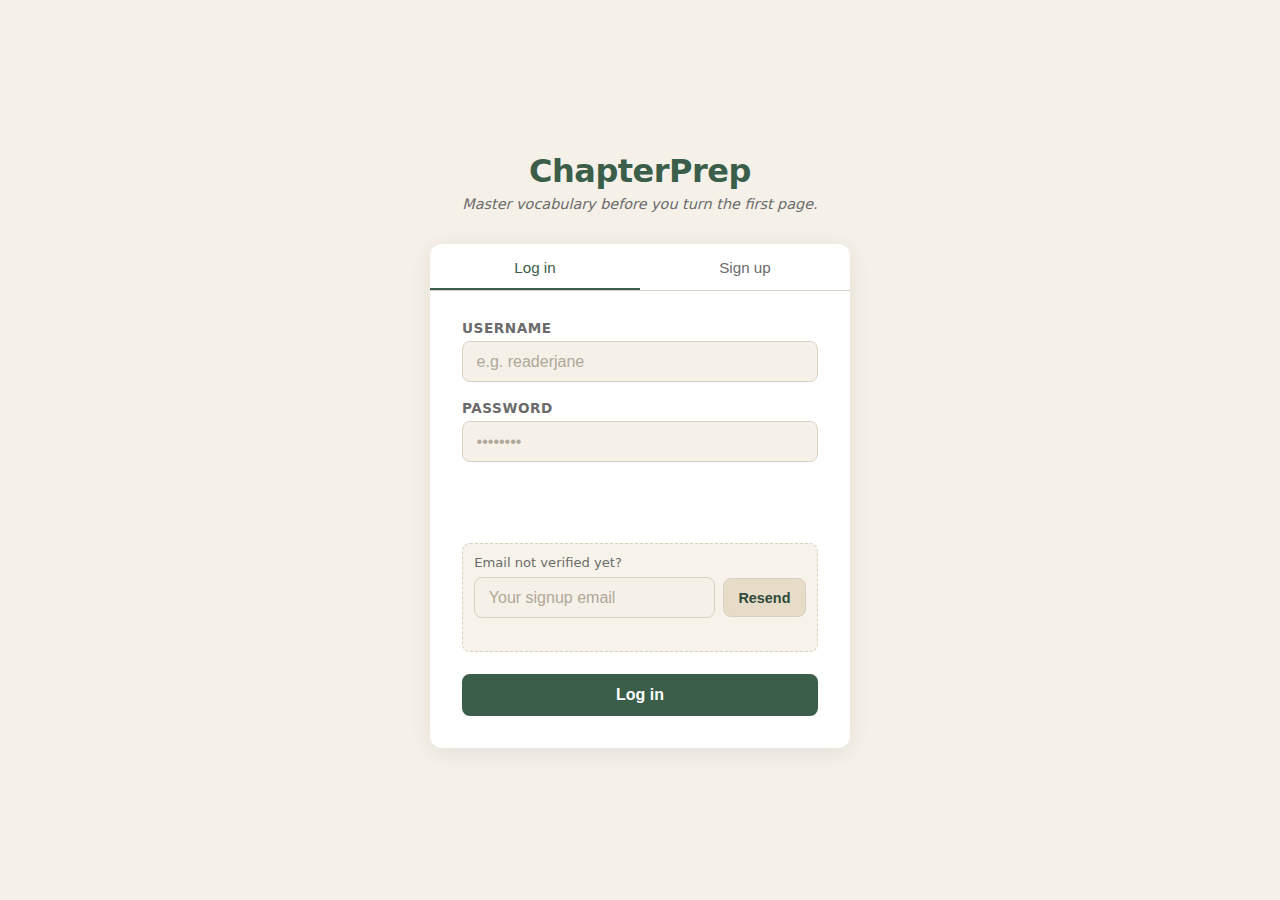
<file: index.html>
<!DOCTYPE html>
<html lang="en">
  <head>
    <meta charset="UTF-8" />
    <meta name="viewport" content="width=device-width, initial-scale=1.0" />
    <title>ChapterPrep</title>
    <link rel="stylesheet" href="style.css" />
  </head>
  <body>
    <div class="container">
      <header class="brand">
        <h1 class="brand__title">ChapterPrep</h1>
        <p class="brand__tagline">Master vocabulary before you turn the first page.</p>
      </header>

      <div class="card">
        <!-- Onglets -->
        <div class="tabs">
          <button class="tab tab--active" data-tab="login">Log in</button>
          <button class="tab" data-tab="register">Sign up</button>
        </div>

        <!-- Login form -->
        <form id="login-form" class="form form--active" novalidate>
          <div class="form__group">
            <label for="login-username" class="form__label">Username</label>
            <input
              type="text"
              id="login-username"
              class="form__input"
              placeholder="e.g. readerjane"
              autocomplete="username"
              required
            />
          </div>
          <div class="form__group">
            <label for="login-password" class="form__label">Password</label>
            <input
              type="password"
              id="login-password"
              class="form__input"
              placeholder="••••••••"
              autocomplete="current-password"
              required
            />
          </div>
          <p class="form__error" id="login-error" aria-live="polite"></p>
          <p class="form__success" id="login-success" aria-live="polite"></p>
          <div class="resend-box">
            <p class="resend-box__label">Email not verified yet?</p>
            <div class="resend-box__row">
              <input
                type="email"
                id="resend-email"
                class="form__input resend-box__input"
                placeholder="Your signup email"
                autocomplete="email"
              />
              <button type="button" class="btn btn--secondary" id="resend-btn">Resend</button>
            </div>
            <p class="resend-box__message" id="resend-message" aria-live="polite"></p>
          </div>
          <button type="submit" class="btn btn--primary" id="login-btn">
            Log in
          </button>
        </form>

        <!-- Signup form -->
        <form id="register-form" class="form" novalidate>
          <div class="form__group">
            <label for="reg-username" class="form__label">Username</label>
            <input
              type="text"
              id="reg-username"
              class="form__input"
              placeholder="e.g. readerjane"
              autocomplete="username"
              required
            />
          </div>
          <div class="form__group">
            <label for="reg-email" class="form__label">Email</label>
            <input
              type="email"
              id="reg-email"
              class="form__input"
              placeholder="e.g. jane@mail.com"
              autocomplete="email"
              required
            />
          </div>
          <div class="form__group">
            <label for="reg-password" class="form__label">Password</label>
            <input
              type="password"
              id="reg-password"
              class="form__input"
              placeholder="At least 8 characters"
              autocomplete="new-password"
              required
            />
          </div>
          <div class="form__group">
            <label for="reg-password-confirm" class="form__label">Confirm password</label>
            <input
              type="password"
              id="reg-password-confirm"
              class="form__input"
              placeholder="••••••••"
              autocomplete="new-password"
              required
            />
          </div>
          <p class="form__error" id="register-error" aria-live="polite"></p>
          <button type="submit" class="btn btn--primary" id="register-btn">
            Create account
          </button>
        </form>
      </div>
    </div>

    <script src="app.js"></script>
  </body>
</html>
</file>
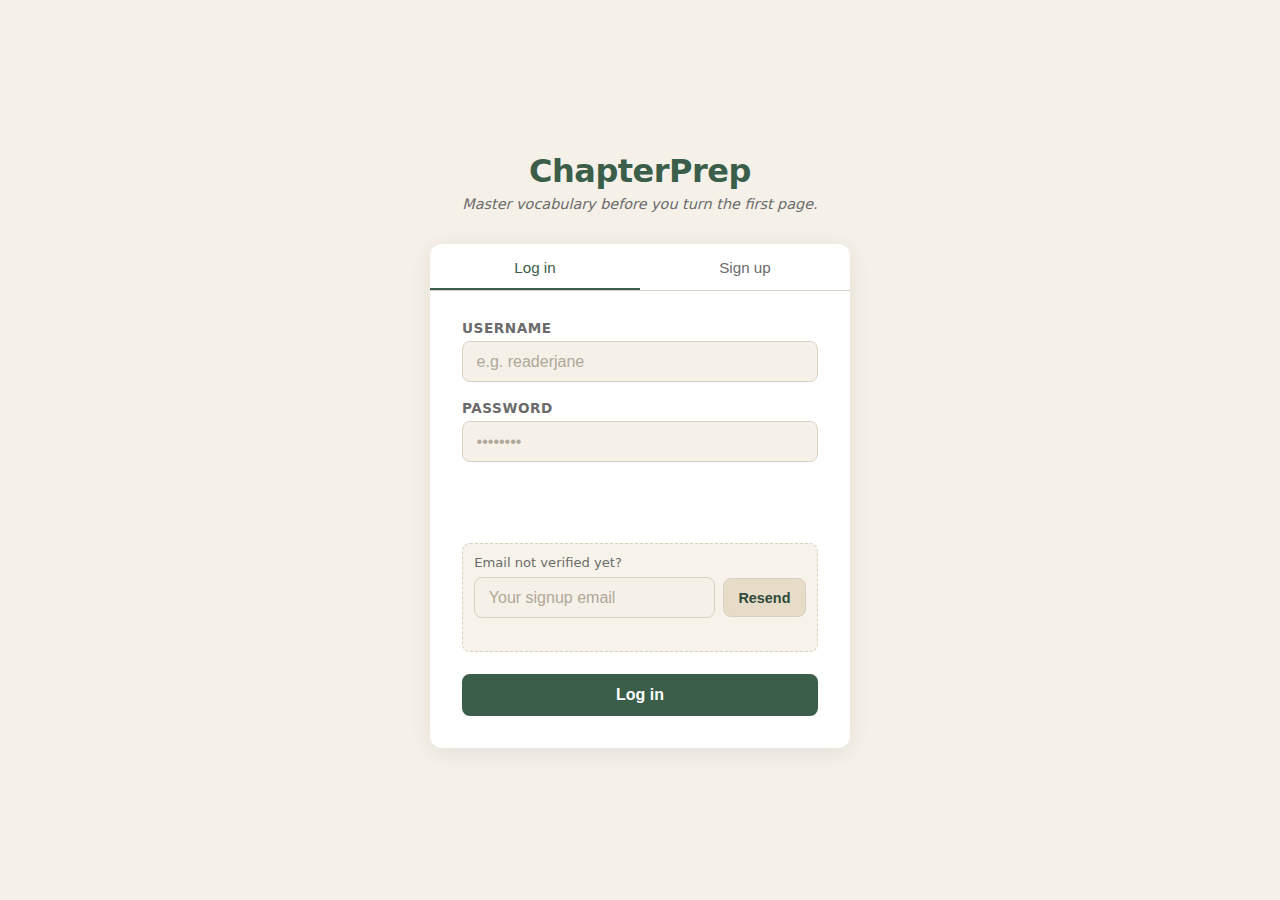
<file: app.html>
<!DOCTYPE html>
<html lang="fr">
  <head>
    <meta charset="UTF-8" />
    <meta name="viewport" content="width=device-width, initial-scale=1.0" />
    <title>ChapterPrep — Dashboard</title>
    <link rel="stylesheet" href="style.css" />
    <link rel="stylesheet" href="dashboard.css" />
  </head>
  <body class="dashboard-body">

    <!-- ── Navbar ─────────────────────────────────── -->
    <header class="navbar">
      <a href="app.html" class="navbar__brand">ChapterPrep</a>
      <div class="navbar__user">
        <span class="navbar__username" id="nav-username"></span>
        <button class="btn btn--outline" id="logout-btn">Déconnexion</button>
      </div>
    </header>

    <!-- ── Contenu principal ──────────────────────── -->
    <main class="dashboard">

      <!-- Bandeau de bienvenue -->
      <section class="welcome">
        <div>
          <h2 class="welcome__title">Bonjour, <span id="welcome-username"></span> 👋</h2>
          <p class="welcome__sub">Choisis un livre pour réviser son vocabulaire, ou ajoutes-en un nouveau.</p>
        </div>
        <div style="display: flex; gap: 1rem;">
          <button class="btn btn--outline" id="import-book-btn">Importer un livre</button>
          <button class="btn btn--primary" id="add-book-btn">+ Ajouter un livre</button>
        </div>
      </section>

      <!-- Grille de livres -->
      <section class="books">
        <h3 class="books__title">Mes livres</h3>
        <p class="section-error" id="books-error" aria-live="polite" hidden></p>

        <!-- État vide — masqué quand des livres existent -->
        <div class="empty-state" id="empty-state">
          <div class="empty-state__icon">📚</div>
          <p class="empty-state__text">Tu n'as encore aucun livre.<br />Ajoute-en un pour commencer.</p>
          <button class="btn btn--primary" id="add-book-empty-btn">+ Ajouter mon premier livre</button>
        </div>

        <!-- Grille — affichée quand des livres existent -->
        <ul class="book-grid" id="book-grid" hidden></ul>
      </section>
    </main>

    <!-- ── Modal : Ajouter un livre ───────────────── -->
    <div class="modal-overlay" id="modal-overlay" hidden>
      <div class="modal" role="dialog" aria-modal="true" aria-labelledby="modal-title">
        <div class="modal__header">
          <h3 class="modal__title" id="modal-title">Nouveau livre</h3>
          <button class="modal__close" id="modal-close" aria-label="Fermer">&times;</button>
        </div>
        <form id="add-book-form" class="modal__form" novalidate>
          <div class="form__group">
            <label for="book-title" class="form__label">Titre</label>
            <input type="text" id="book-title" class="form__input" placeholder="ex: L'Étranger" required />
          </div>
          <div class="form__group">
            <label for="book-author" class="form__label">Auteur</label>
            <input type="text" id="book-author" class="form__input" placeholder="ex: Albert Camus" />
          </div>
          <div class="form__group">
            <label for="book-language" class="form__label">Langue du livre</label>
            <select id="book-language" class="form__input">
              <option value="fr">Français</option>
              <option value="en">Anglais</option>
              <option value="es">Espagnol</option>
              <option value="de">Allemand</option>
              <option value="it">Italien</option>
            </select>
          </div>
          <p class="form__error" id="add-book-error" aria-live="polite"></p>
          <div class="modal__actions">
            <button type="button" class="btn btn--ghost" id="modal-cancel-btn">Annuler</button>
            <button type="submit" class="btn btn--primary" id="add-book-submit-btn">Créer</button>
          </div>
        </form>
      </div>
    </div>

    <!-- ── Modal : Importer un livre (PDF) ────────── -->
    <div class="modal-overlay" id="modal-import-overlay" hidden>
      <div class="modal" role="dialog" aria-modal="true" aria-labelledby="modal-import-title">
        <div class="modal__header">
          <h3 class="modal__title" id="modal-import-title">Importer un livre (PDF)</h3>
          <button class="modal__close" id="modal-import-close" aria-label="Fermer">&times;</button>
        </div>
        <form id="import-book-form" class="modal__form" novalidate>
          <div class="form__group">
            <label for="import-title" class="form__label">Titre</label>
            <input type="text" id="import-title" class="form__input" placeholder="ex: L'Étranger" required />
          </div>
          <div class="form__group">
            <label for="import-author" class="form__label">Auteur</label>
            <input type="text" id="import-author" class="form__input" placeholder="ex: Albert Camus" />
          </div>
          <div class="form__group" style="display: flex; gap: 1rem;">
            <div style="flex: 1;">
              <label for="import-language" class="form__label">Langue du livre</label>
              <select id="import-language" class="form__input">
                <option value="fr">Français</option>
                <option value="en">Anglais</option>
                <option value="es">Espagnol</option>
                <option value="de">Allemand</option>
                <option value="it">Italien</option>
              </select>
            </div>
            <div style="flex: 1;">
              <label for="import-words-slider" class="form__label">Mots / chapitre : <span id="import-words-val">500</span></label>
                <input type="range" id="import-words-slider" min="250" max="1200" step="50" value="500" class="import-words-slider" />
            </div>
          </div>
          
          <div class="form__group">
            <label class="form__label">Fichier PDF</label>
            <div id="pdf-dropzone" class="dropzone">
              <span class="dropzone__icon">📄</span>
              <p class="dropzone__text">Glissez-déposez le PDF ici<br>ou cliquez pour choisir</p>
              <button type="button" class="btn btn--outline" id="dropzone-btn">Choisir un fichier</button>
            </div>
            <input type="file" id="pdf-file-input" accept=".pdf" hidden />
          </div>
          
          <div id="import-preview-box" class="import-preview" hidden>
            <p>Découpage terminé ! Le livre a été divisé en <strong id="import-chapter-count">0</strong> chapitres.</p>
          </div>
          
          <p class="form__error" id="import-error" aria-live="polite"></p>
          
          <div class="modal__actions">
            <button type="button" class="btn btn--ghost" id="modal-import-cancel-btn">Annuler</button>
            <button type="submit" class="btn btn--primary" id="import-submit-btn" hidden>Sauvegarder</button>
          </div>
        </form>
      </div>
    </div>

    <script src="dashboard.js"></script>
  </body>
</html>
</file>
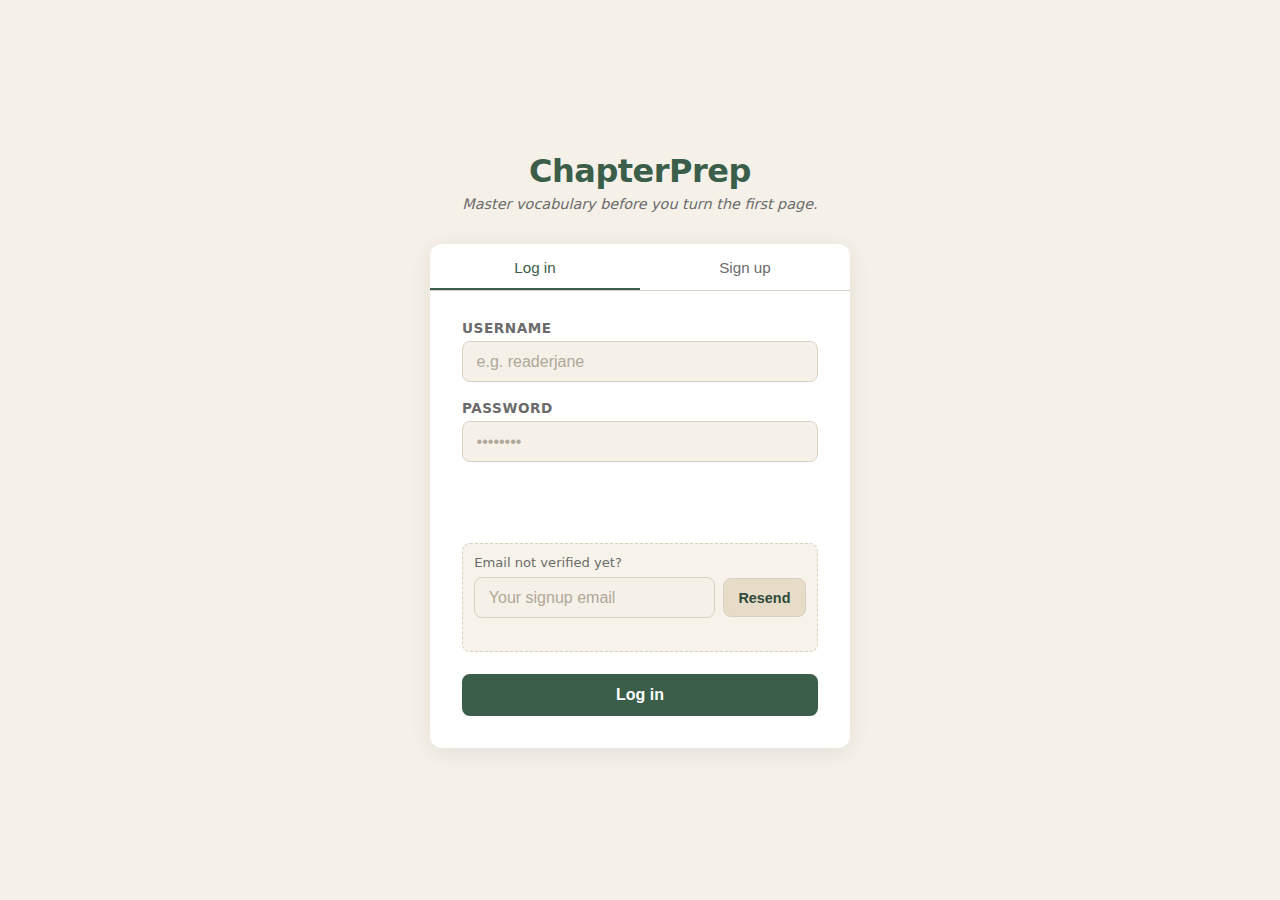
<file: book.html>
<!DOCTYPE html>
<html lang="fr">
  <head>
    <meta charset="UTF-8" />
    <meta name="viewport" content="width=device-width, initial-scale=1.0" />
    <title>ChapterPrep — Chapitres</title>
    <link rel="stylesheet" href="style.css" />
    <link rel="stylesheet" href="dashboard.css" />
    <link rel="stylesheet" href="book.css" />
  </head>
  <body class="dashboard-body">

    <!-- ── Navbar ───────────────────────────────── -->
    <header class="navbar">
      <div class="navbar__left">
        <a href="app.html" class="navbar__back" aria-label="Retour au dashboard">&#8592;</a>
        <span class="navbar__brand">ChapterPrep</span>
      </div>
      <div class="navbar__user">
        <span class="navbar__username" id="nav-username"></span>
        <button class="btn btn--outline" id="logout-btn">Déconnexion</button>
      </div>
    </header>

    <!-- ── Contenu principal ─────────────────────── -->
    <main class="dashboard">

      <!-- En-tête du livre -->
      <section class="book-header">
        <div class="book-header__info">
          <p class="book-header__label">Livre</p>
          <h2 class="book-header__title" id="book-title">…</h2>
          <p class="book-header__author" id="book-author"></p>
        </div>
        <button class="btn btn--primary" id="add-chapter-btn">+ Ajouter un chapitre</button>
      </section>

      <!-- Liste des chapitres -->
      <section class="chapters">
        <h3 class="books__title">Chapitres</h3>

        <!-- État vide -->
        <div class="empty-state" id="empty-state">
          <div class="empty-state__icon">📄</div>
          <p class="empty-state__text">Aucun chapitre pour l'instant.<br />Colle le texte d'un chapitre pour commencer.</p>
          <button class="btn btn--primary" id="add-chapter-empty-btn">+ Ajouter le premier chapitre</button>
        </div>

        <!-- Liste -->
        <ul class="chapter-list" id="chapter-list" hidden></ul>
      </section>
    </main>

    <!-- ── Modale : Ajouter un chapitre ─────────── -->
    <div class="modal-overlay" id="modal-overlay" hidden>
      <div class="modal modal--wide" role="dialog" aria-modal="true" aria-labelledby="modal-title">
        <div class="modal__header">
          <h3 class="modal__title" id="modal-title">Nouveau chapitre</h3>
          <button class="modal__close" id="modal-close" aria-label="Fermer">&times;</button>
        </div>
        <form id="add-chapter-form" class="modal__form" novalidate>
          <div class="form__group">
            <label for="chapter-number" class="form__label">Numéro du chapitre</label>
            <input type="number" id="chapter-number" class="form__input" min="1" placeholder="ex : 3" required />
          </div>

          <div class="form__group">

            <label for="chapter-level" class="form__label">Ton niveau</label>
            <select id="chapter-level" class="form__input">
              <option value="A1">A1 — Débutant</option>
              <option value="A2">A2 — Élémentaire</option>
              <option value="B1">B1 — Intermédiaire</option>
              <option value="B2" selected>B2 — Intermédiaire avancé</option>
              <option value="C1">C1 — Avancé</option>
              <option value="C2">C2 — Maîtrise</option>
            </select>
          </div>

          <div class="form__group">
            <label for="translation-mode" class="form__label">Mode d’apprentissage</label>
            <select id="translation-mode" class="form__input">
              <option value="translation">Traduction en français</option>
              <option value="definition">Définition dans la langue cible</option>
            </select>
          </div>

          <div class="form__group">
            <label for="chapter-content" class="form__label">Texte du chapitre</label>
            <textarea
              id="chapter-content"
              class="form__input form__textarea"
              placeholder="Colle ici le texte du chapitre…"
              rows="10"
              required
            ></textarea>
          </div>

          <!-- Statistiques live -->
          <div class="word-stats" id="word-stats" hidden>
            <div class="word-stats__count">
              <span class="word-stats__value" id="word-count">0</span>
              <span class="word-stats__label">mots détectés</span>
            </div>
            <div class="word-stats__divider"></div>
            <div class="word-stats__recommendation">
              <span class="word-stats__label">Mots à extraire recommandés&nbsp;:</span>
              <strong class="word-stats__rec-value" id="rec-value">5</strong>
            </div>
          </div>

          <!-- Contrôle manuel du nombre de mots à extraire -->
          <div class="form__group" id="extract-group" hidden>
            <div class="extract-label-row">
              <label for="words-to-extract" class="form__label">Mots à extraire par le LLM</label>
              <span class="extract-current" id="extract-current">5</span>
            </div>
            <input
              type="range"
              id="words-to-extract"
              class="form__range"
              min="3"
              max="60"
              value="5"
            />
            <p class="form__hint">5 mots pour 100 mots de texte est une bonne base. Ajuste selon la densité du vocabulaire.</p>
          </div>

          <p class="form__error" id="add-chapter-error" aria-live="polite"></p>
          <div class="modal__actions" id="modal-actions">
            <button type="button" class="btn btn--ghost" id="modal-cancel-btn">Annuler</button>
            <button type="submit" class="btn btn--primary" id="add-chapter-submit-btn">Enregistrer</button>
          </div>
        </form>

        <!-- ── Vue sélection des mots ──────────────── -->
        <div id="word-selection-view" hidden>
          <p class="word-selection-hint" id="word-selection-hint"></p>
          <ul class="word-selection-list" id="word-list"></ul>
          <p class="form__error" id="word-selection-error" aria-live="polite"></p>
          <div class="modal__actions">
            <button type="button" class="btn btn--ghost" id="back-to-form-btn">← Retour</button>
            <button type="button" class="btn btn--primary" id="confirm-selection-btn">Confirmer la sélection</button>
          </div>
        </div>
      </div>
    </div>

    <script src="book.js"></script>
  </body>
</html>
</file>
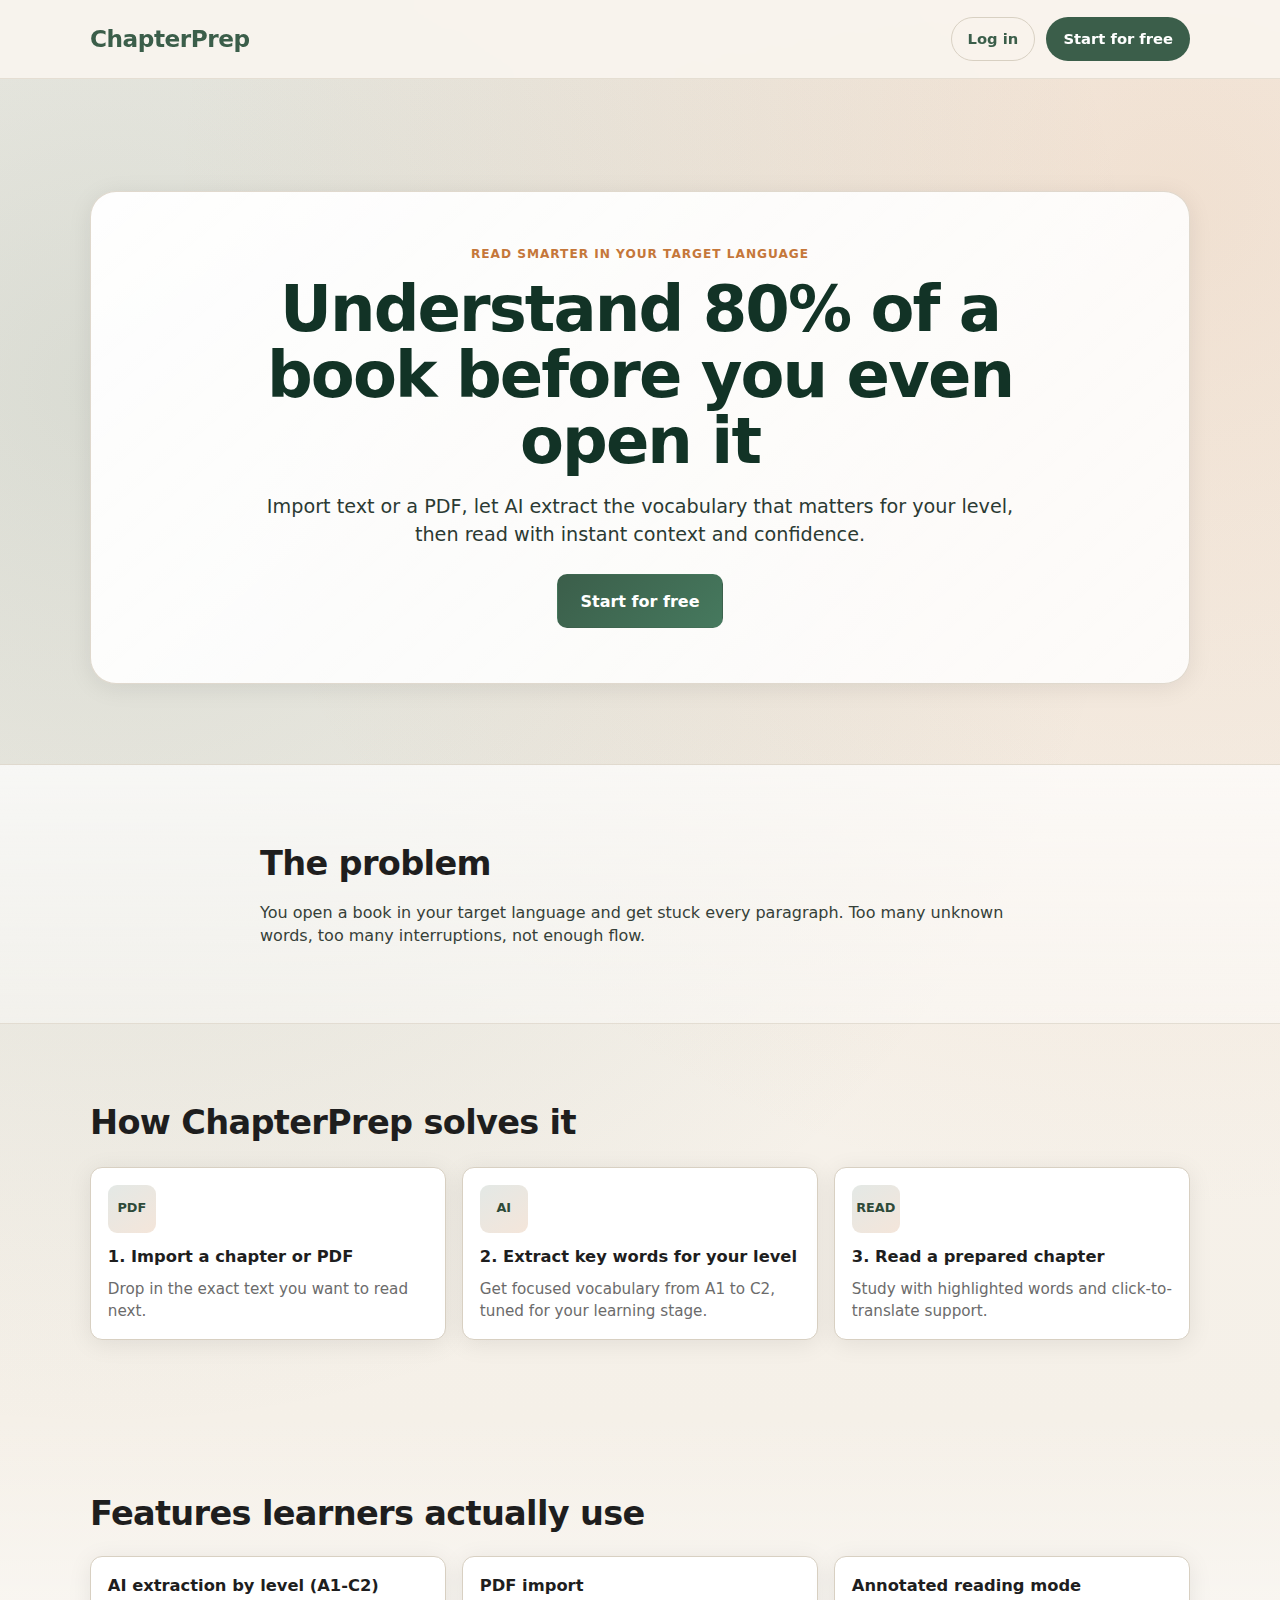
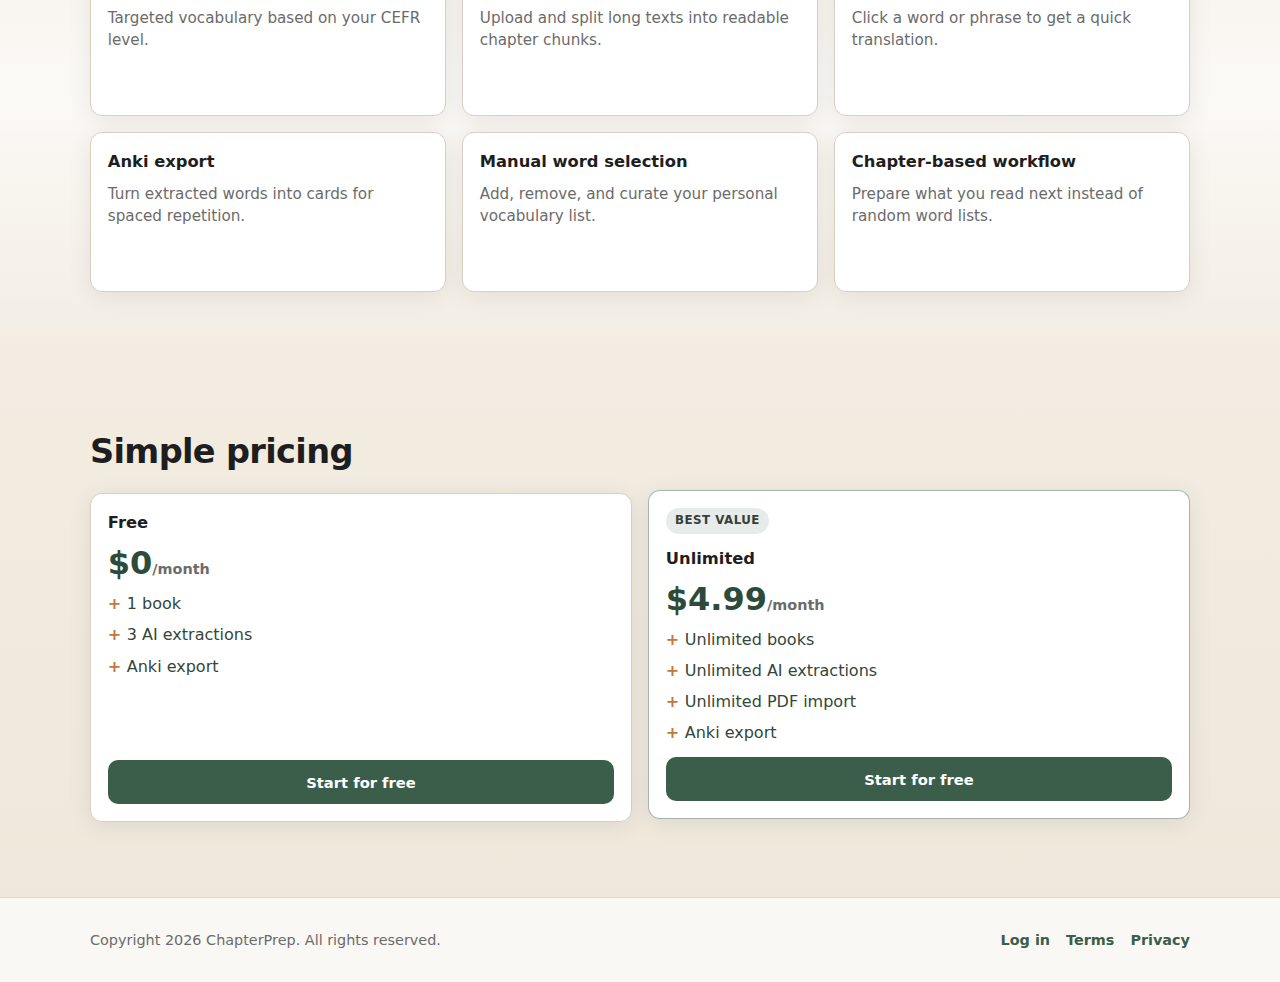
<file: landing.html>
<!DOCTYPE html>
<html lang="en">
  <head>
    <meta charset="UTF-8" />
    <meta name="viewport" content="width=device-width, initial-scale=1.0" />
    <title>ChapterPrep | Learn Before You Read</title>
    <meta
      name="description"
      content="Understand 80% of a book before you even open it with AI-powered vocabulary prep."
    />
    <link rel="stylesheet" href="landing.css" />
  </head>
  <body>
    <header class="site-header">
      <nav class="navbar container" aria-label="Main navigation">
        <a class="logo" href="landing.html">ChapterPrep</a>
        <div class="nav-actions">
          <a class="btn btn--ghost" href="index.html">Log in</a>
          <a class="btn btn--primary" href="index.html">Start for free</a>
        </div>
      </nav>
    </header>

    <main>
      <section class="hero">
        <div class="container hero__content">
          <p class="eyebrow">Read smarter in your target language</p>
          <h1>Understand 80% of a book before you even open it</h1>
          <p class="hero__subtitle">
            Import text or a PDF, let AI extract the vocabulary that matters for your level,
            then read with instant context and confidence.
          </p>
          <a class="btn btn--cta" href="index.html">Start for free</a>
        </div>
      </section>

      <section class="section section--problem" aria-labelledby="problem-title">
        <div class="container narrow">
          <h2 id="problem-title">The problem</h2>
          <p>
            You open a book in your target language and get stuck every paragraph. Too many unknown
            words, too many interruptions, not enough flow.
          </p>
        </div>
      </section>

      <section class="section" aria-labelledby="solution-title">
        <div class="container">
          <h2 id="solution-title">How ChapterPrep solves it</h2>
          <div class="steps-grid">
            <article class="step-card">
              <span class="step-card__icon" aria-hidden="true">PDF</span>
              <h3>1. Import a chapter or PDF</h3>
              <p>Drop in the exact text you want to read next.</p>
            </article>
            <article class="step-card">
              <span class="step-card__icon" aria-hidden="true">AI</span>
              <h3>2. Extract key words for your level</h3>
              <p>Get focused vocabulary from A1 to C2, tuned for your learning stage.</p>
            </article>
            <article class="step-card">
              <span class="step-card__icon" aria-hidden="true">READ</span>
              <h3>3. Read a prepared chapter</h3>
              <p>Study with highlighted words and click-to-translate support.</p>
            </article>
          </div>
        </div>
      </section>

      <section class="section section--features" aria-labelledby="features-title">
        <div class="container">
          <h2 id="features-title">Features learners actually use</h2>
          <div class="features-grid">
            <article class="feature-card">
              <h3>AI extraction by level (A1-C2)</h3>
              <p>Targeted vocabulary based on your CEFR level.</p>
            </article>
            <article class="feature-card">
              <h3>PDF import</h3>
              <p>Upload and split long texts into readable chapter chunks.</p>
            </article>
            <article class="feature-card">
              <h3>Annotated reading mode</h3>
              <p>Click a word or phrase to get a quick translation.</p>
            </article>
            <article class="feature-card">
              <h3>Anki export</h3>
              <p>Turn extracted words into cards for spaced repetition.</p>
            </article>
            <article class="feature-card">
              <h3>Manual word selection</h3>
              <p>Add, remove, and curate your personal vocabulary list.</p>
            </article>
            <article class="feature-card">
              <h3>Chapter-based workflow</h3>
              <p>Prepare what you read next instead of random word lists.</p>
            </article>
          </div>
        </div>
      </section>

      <section class="section section--pricing" aria-labelledby="pricing-title">
        <div class="container">
          <h2 id="pricing-title">Simple pricing</h2>
          <div class="pricing-grid">
            <article class="price-card">
              <h3>Free</h3>
              <p class="price">$0<span>/month</span></p>
              <ul>
                <li>1 book</li>
                <li>3 AI extractions</li>
                <li>Anki export</li>
              </ul>
              <a class="btn btn--primary" href="index.html">Start for free</a>
            </article>

            <article class="price-card price-card--highlight">
              <p class="badge">Best value</p>
              <h3>Unlimited</h3>
              <p class="price">$4.99<span>/month</span></p>
              <ul>
                <li>Unlimited books</li>
                <li>Unlimited AI extractions</li>
                <li>Unlimited PDF import</li>
                <li>Anki export</li>
              </ul>
              <a class="btn btn--primary" href="index.html">Start for free</a>
            </article>
          </div>
        </div>
      </section>
    </main>

    <footer class="site-footer">
      <div class="container footer-content">
        <p>Copyright 2026 ChapterPrep. All rights reserved.</p>
        <div class="footer-links">
          <a href="index.html">Log in</a>
          <a href="index.html">Terms</a>
          <a href="index.html">Privacy</a>
        </div>
      </div>
    </footer>
  </body>
</html>
</file>
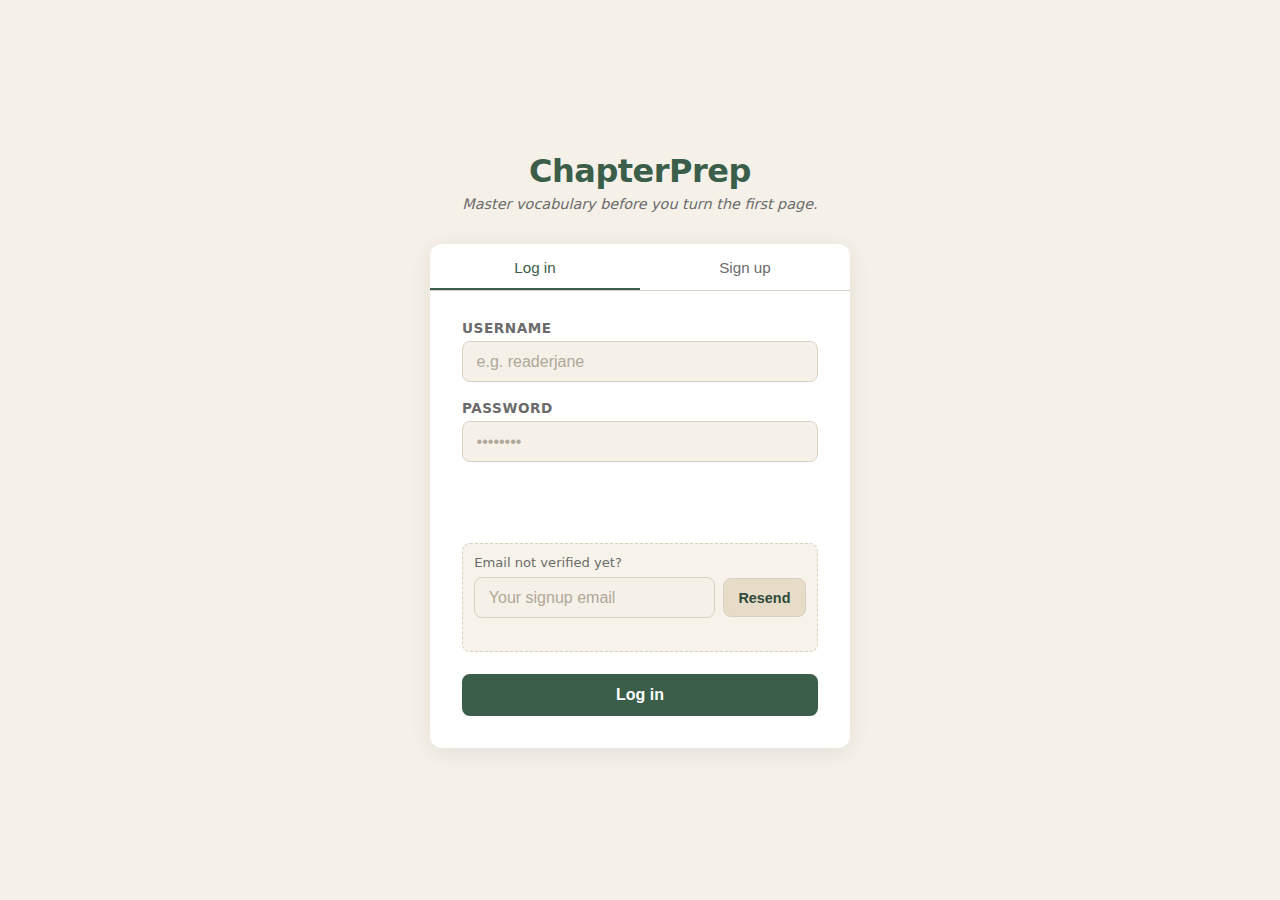
<file: read.html>
<!DOCTYPE html>
<html lang="fr">
  <head>
    <meta charset="UTF-8" />
    <meta name="viewport" content="width=device-width, initial-scale=1.0" />
    <title>ChapterPrep — Lecture</title>
    <link rel="stylesheet" href="style.css" />
    <link rel="stylesheet" href="dashboard.css" />
    <link rel="stylesheet" href="book.css" />
    <link rel="stylesheet" href="read.css" />
  </head>
  <body class="dashboard-body">
    <header class="navbar">
      <div class="navbar__left">
        <a href="app.html" class="navbar__brand">ChapterPrep</a>
      </div>
      <div class="navbar__user">
        <span class="navbar__username" id="nav-username"></span>
        <button class="btn btn--outline" id="logout-btn">Déconnexion</button>
      </div>
    </header>

    <main class="read-layout">
      <section class="read-main">
        <div class="read-main__header">
          <p class="read-main__label">Lecture</p>
          <h1 class="read-main__title" id="chapter-title">Chapitre</h1>
          <p class="read-main__meta" id="chapter-meta"></p>
        </div>

        <p class="form__error" id="read-error" aria-live="polite"></p>
        <article id="chapter-text" class="chapter-text"></article>
      </section>

      <aside class="read-panel">
        <div class="panel-card panel-translation" id="panel-translation">
          <p class="translation-placeholder">Clique sur un mot pour obtenir sa traduction.</p>
        </div>

        <div class="panel-card panel-vocab">
          <h3>Mes mots</h3>
          <ul id="vocab-list" class="vocab-list"></ul>
          <p class="form__error" id="vocab-error" aria-live="polite"></p>
          <button class="btn btn--outline" id="export-btn">Exporter</button>
        </div>
      </aside>
    </main>

    <script src="read.js"></script>
  </body>
</html>
</file>
<file: dashboard.css>
/* ───────────────────────────────────────────
   Override body pour le dashboard
─────────────────────────────────────────── */
.dashboard-body {
  display: block;
  padding: 0;
  background-color: var(--color-bg);
  min-height: 100vh;
}

/* ───────────────────────────────────────────
   Navbar
─────────────────────────────────────────── */
.navbar {
  position: sticky;
  top: 0;
  z-index: 100;
  display: flex;
  align-items: center;
  justify-content: space-between;
  padding: 0 2rem;
  height: 60px;
  background: var(--color-surface);
  border-bottom: 1px solid var(--color-border);
  box-shadow: 0 1px 8px rgba(0,0,0,0.06);
}

.navbar__brand {
  font-size: 1.2rem;
  font-weight: 700;
  color: var(--color-primary);
  letter-spacing: -0.3px;
}

.navbar__user {
  display: flex;
  align-items: center;
  gap: 1rem;
}

.navbar__username {
  font-size: 0.9rem;
  font-weight: 600;
  color: var(--color-muted);
}

/* ───────────────────────────────────────────
   Boutons supplémentaires
─────────────────────────────────────────── */
.btn--outline {
  background: transparent;
  color: var(--color-primary);
  border: 1.5px solid var(--color-primary);
  padding: 0.45rem 1rem;
  font-size: 0.875rem;
}

.btn--outline:hover {
  background: var(--color-primary);
  color: #fff;
}

.btn--ghost {
  background: transparent;
  color: var(--color-muted);
  border: 1.5px solid var(--color-border);
}

.btn--ghost:hover {
  border-color: var(--color-muted);
  color: var(--color-text);
}

/* ───────────────────────────────────────────
   Dashboard layout
─────────────────────────────────────────── */
.dashboard {
  max-width: 960px;
  margin: 0 auto;
  padding: 2.5rem 1.5rem 4rem;
  display: flex;
  flex-direction: column;
  gap: 2.5rem;
}

/* ───────────────────────────────────────────
   Bandeau de bienvenue
─────────────────────────────────────────── */
.welcome {
  display: flex;
  align-items: center;
  justify-content: space-between;
  gap: 1rem;
  background: var(--color-surface);
  border: 1px solid var(--color-border);
  border-radius: var(--radius);
  padding: 1.5rem 2rem;
  box-shadow: var(--shadow);
}

.welcome__title {
  font-size: 1.4rem;
  font-weight: 700;
  color: var(--color-text);
}

.welcome__sub {
  margin-top: 0.3rem;
  font-size: 0.9rem;
  color: var(--color-muted);
}

/* ───────────────────────────────────────────
   Section livres
─────────────────────────────────────────── */
.books__title {
  font-size: 1rem;
  font-weight: 700;
  color: var(--color-muted);
  text-transform: uppercase;
  letter-spacing: 0.06em;
  margin-bottom: 1.2rem;
}

/* État vide */
.empty-state {
  display: flex;
  flex-direction: column;
  align-items: center;
  gap: 1rem;
  padding: 3.5rem 2rem;
  background: var(--color-surface);
  border: 2px dashed var(--color-border);
  border-radius: var(--radius);
  text-align: center;
}

.empty-state__icon {
  font-size: 3rem;
  line-height: 1;
}

.empty-state__text {
  font-size: 0.95rem;
  color: var(--color-muted);
  line-height: 1.6;
}

/* Grille de cartes */
.book-grid {
  list-style: none;
  display: grid;
  grid-template-columns: repeat(auto-fill, minmax(220px, 1fr));
  gap: 1.2rem;
}

.book-card {
  background: var(--color-surface);
  border: 1px solid var(--color-border);
  border-radius: var(--radius);
  padding: 1.2rem 1.3rem;
  display: flex;
  align-items: flex-start;
  gap: 0.75rem;
  transition: box-shadow var(--transition), transform var(--transition), opacity var(--transition);
}

.book-card:hover {
  box-shadow: 0 6px 20px rgba(0,0,0,0.1);
  transform: translateY(-2px);
}

.book-card--deleting {
  opacity: 0.4;
  pointer-events: none;
}

.book-card__body {
  flex: 1;
  cursor: pointer;
}

.book-card__title {
  font-size: 1rem;
  font-weight: 700;
  color: var(--color-text);
  margin-bottom: 0.25rem;
}

.book-card__author {
  font-size: 0.82rem;
  color: var(--color-muted);
}

.book-card__badge {
  display: inline-block;
  margin-top: 0.8rem;
  padding: 0.2rem 0.6rem;
  border-radius: 20px;
  background: var(--color-bg);
  font-size: 0.75rem;
  font-weight: 600;
  color: var(--color-primary);
  border: 1px solid var(--color-border);
}

.book-card__delete {
  flex-shrink: 0;
  background: none;
  border: none;
  font-size: 1.1rem;
  cursor: pointer;
  opacity: 0;
  transition: opacity var(--transition);
  padding: 0.2rem 0.3rem;
  border-radius: 6px;
  line-height: 1;
}

.book-card:hover .book-card__delete {
  opacity: 1;
}

.book-card__delete:hover {
  background: #fdecea;
}

/* ───────────────────────────────────────────
   Modal
─────────────────────────────────────────── */
.modal-overlay {
  position: fixed;
  inset: 0;
  background: rgba(0, 0, 0, 0.35);
  display: flex;
  align-items: center;
  justify-content: center;
  padding: 1rem;
  z-index: 200;
}

.modal-overlay[hidden] {
  display: none;
}

.modal {
  background: var(--color-surface);
  border-radius: var(--radius);
  box-shadow: 0 8px 40px rgba(0,0,0,0.18);
  width: 100%;
  max-width: 440px;
  max-height: 90vh;        /* ← ajout */
  overflow-y: auto;
}

.modal__header {
  display: flex;
  align-items: center;
  justify-content: space-between;
  padding: 1.2rem 1.5rem;
  border-bottom: 1px solid var(--color-border);
}

.modal__title {
  font-size: 1.05rem;
  font-weight: 700;
}

.modal__close {
  background: none;
  border: none;
  font-size: 1.5rem;
  line-height: 1;
  color: var(--color-muted);
  cursor: pointer;
}

.modal__close:hover {
  color: var(--color-text);
}

.modal__form {
  display: flex;
  flex-direction: column;
  gap: 1rem;
  padding: 1.5rem;
}

.modal__actions {
  display: flex;
  justify-content: flex-end;
  gap: 0.75rem;
  margin-top: 0.5rem;
}

/* ───────────────────────────────────────────
   Select
─────────────────────────────────────────── */
select.form__input {
  appearance: none;
  background-image: url("data:image/svg+xml,%3Csvg xmlns='http://www.w3.org/2000/svg' width='12' height='8' viewBox='0 0 12 8'%3E%3Cpath fill='%236b6b6b' d='M6 8L0 0h12z'/%3E%3C/svg%3E");
  background-repeat: no-repeat;
  background-position: right 0.85rem center;
  cursor: pointer;
}

/* ───────────────────────────────────────────
   Responsive
─────────────────────────────────────────── */
@media (max-width: 600px) {
  .welcome {
    flex-direction: column;
    align-items: flex-start;
  }

  .navbar {
    padding: 0 1rem;
  }

  .dashboard {
    padding: 1.5rem 1rem 3rem;
  }
}

/* Dropzone (Import PDF) */
.dropzone { border: 2px dashed var(--color-border); border-radius: var(--radius); padding: 2rem 1rem; text-align: center; transition: all var(--transition); cursor: pointer; background: var(--color-bg); display: flex; flex-direction: column; align-items: center; gap: 0.8rem; }
.dropzone:hover, .dropzone.dragover { border-color: var(--color-primary); background: rgba(59, 94, 74, 0.05); }
.dropzone--disabled { opacity: 0.5; pointer-events: none; }
.dropzone__icon { font-size: 2.2rem; line-height: 1; }
.dropzone__text { font-size: 0.95rem; color: var(--color-muted); }
.import-preview { margin-top: 1rem; padding: 1rem; background: #e8f5e9; border: 1px solid #c8e6c9; border-radius: var(--radius); color: #2e7d32; font-size: 0.95rem; text-align: center; margin-bottom: 1rem; }
</file>
<file: book.css>
/* ───────────────────────────────────────────
   Navbar — back button
─────────────────────────────────────────── */
.navbar__left {
  display: flex;
  align-items: center;
  gap: 0.75rem;
}

.navbar__back {
  display: flex;
  align-items: center;
  justify-content: center;
  width: 32px;
  height: 32px;
  border-radius: 8px;
  color: var(--color-primary);
  font-size: 1.2rem;
  text-decoration: none;
  transition: background var(--transition);
}

.navbar__back:hover {
  background: var(--color-bg);
}

/* ───────────────────────────────────────────
   En-tête du livre
─────────────────────────────────────────── */
.book-header {
  display: flex;
  align-items: center;
  justify-content: space-between;
  gap: 1rem;
  background: var(--color-surface);
  border: 1px solid var(--color-border);
  border-radius: var(--radius);
  padding: 1.5rem 2rem;
  box-shadow: var(--shadow);
}

.book-header__label {
  font-size: 0.75rem;
  font-weight: 700;
  text-transform: uppercase;
  letter-spacing: 0.08em;
  color: var(--color-primary);
  margin-bottom: 0.3rem;
}

.book-header__title {
  font-size: 1.5rem;
  font-weight: 700;
  color: var(--color-text);
}

.book-header__author {
  font-size: 0.9rem;
  color: var(--color-muted);
  margin-top: 0.2rem;
  font-style: italic;
}

/* ───────────────────────────────────────────
   Liste des chapitres
─────────────────────────────────────────── */
.chapter-list {
  list-style: none;
  display: flex;
  flex-direction: column;
  gap: 0.75rem;
}

.chapter-card {
  background: var(--color-surface);
  border: 1px solid var(--color-border);
  border-radius: var(--radius);
  padding: 1.1rem 1.3rem;
  display: flex;
  align-items: center;
  gap: 1rem;
  transition: box-shadow var(--transition), opacity var(--transition);
  cursor: default;
}

.chapter-card:hover {
  box-shadow: 0 4px 16px rgba(0,0,0,0.07);
}

.chapter-card--deleting {
  opacity: 0.4;
  pointer-events: none;
}

.chapter-card__index {
  flex-shrink: 0;
  width: 36px;
  height: 36px;
  display: flex;
  align-items: center;
  justify-content: center;
  border-radius: 8px;
  background: var(--color-bg);
  border: 1px solid var(--color-border);
  font-size: 0.82rem;
  font-weight: 700;
  color: var(--color-primary);
}

.chapter-card__body {
  flex: 1;
  min-width: 0;
  cursor: pointer;
}

.chapter-card__title {
  font-size: 1rem;
  font-weight: 700;
  white-space: nowrap;
  overflow: hidden;
  text-overflow: ellipsis;
}

.chapter-card__meta {
  display: flex;
  gap: 1rem;
  margin-top: 0.3rem;
  flex-wrap: wrap;
}

.chapter-card__stat {
  font-size: 0.8rem;
  color: var(--color-muted);
}

.chapter-card__stat strong {
  color: var(--color-primary);
}

.chapter-card__delete {
  flex-shrink: 0;
  background: none;
  border: none;
  font-size: 1.05rem;
  cursor: pointer;
  opacity: 0;
  transition: opacity var(--transition);
  padding: 0.3rem;
  border-radius: 6px;
  line-height: 1;
}

.chapter-card:hover .chapter-card__delete {
  opacity: 1;
}

.chapter-card__delete:hover {
  background: #fdecea;
}

/* ───────────────────────────────────────────
   Modale large
─────────────────────────────────────────── */
.modal--wide {
  max-width: 660px;
  overflow-y: auto;
}

/* ───────────────────────────────────────────
   Textarea
─────────────────────────────────────────── */
.form__textarea {
  resize: vertical;
  font-family: inherit;
  line-height: 1.6;
  min-height: 200px;
}

/* ───────────────────────────────────────────
   Statistiques live
─────────────────────────────────────────── */
.word-stats {
  display: flex;
  align-items: center;
  gap: 1.2rem;
  padding: 0.85rem 1.1rem;
  background: #f0f7f3;
  border: 1px solid #c3ddd0;
  border-radius: 8px;
  flex-wrap: wrap;
}

.word-stats__count {
  display: flex;
  align-items: baseline;
  gap: 0.4rem;
}

.word-stats__value {
  font-size: 1.4rem;
  font-weight: 800;
  color: var(--color-primary);
  line-height: 1;
}

.word-stats__label {
  font-size: 0.82rem;
  color: var(--color-muted);
}

.word-stats__divider {
  width: 1px;
  height: 28px;
  background: #c3ddd0;
}

.word-stats__recommendation {
  display: flex;
  align-items: center;
  gap: 0.4rem;
  flex-wrap: wrap;
}

.word-stats__rec-value {
  font-size: 1.1rem;
  color: var(--color-primary);
}

/* ───────────────────────────────────────────
   Slider
─────────────────────────────────────────── */
.extract-label-row {
  display: flex;
  justify-content: space-between;
  align-items: center;
  margin-bottom: 0.4rem;
}

.extract-current {
  font-size: 1.2rem;
  font-weight: 800;
  color: var(--color-primary);
  min-width: 2.5rem;
  text-align: right;
}

.form__range {
  width: 100%;
  accent-color: var(--color-primary);
  cursor: pointer;
  height: 6px;
}

.form__hint {
  font-size: 0.8rem;
  color: var(--color-muted);
  margin-top: 0.4rem;
  line-height: 1.5;
}

/* ───────────────────────────────────────────
   Responsive
─────────────────────────────────────────── */
@media (max-width: 600px) {
  .book-header {
    flex-direction: column;
    align-items: flex-start;
  }

  .word-stats__divider {
    display: none;
  }
}

/* ───────────────────────────────────────────
   Vue sélection des mots extraits
─────────────────────────────────────────── */
.word-selection-hint {
  font-size: 0.85rem;
  color: var(--color-muted);
  margin-bottom: 0.75rem;
  line-height: 1.5;
}

.word-selection-list {
  list-style: none;
  display: flex;
  flex-direction: column;
  gap: 0.4rem;
  max-height: 360px;
  overflow-y: auto;
  padding-right: 0.25rem;
  margin-bottom: 0.75rem;
}

/* Scrollbar discrète */
.word-selection-list::-webkit-scrollbar        { width: 6px; }
.word-selection-list::-webkit-scrollbar-track  { background: transparent; }
.word-selection-list::-webkit-scrollbar-thumb  { background: var(--color-border); border-radius: 3px; }

.word-item--empty {
  font-size: 0.9rem;
  color: var(--color-muted);
  padding: 0.5rem 0;
}

.word-item__label {
  display: flex;
  align-items: center;
  gap: 0.55rem;
  padding: 0.55rem 0.85rem;
  background: var(--color-surface);
  border: 1px solid var(--color-border);
  border-radius: var(--radius);
  cursor: pointer;
  transition: background var(--transition), border-color var(--transition);
  flex-wrap: wrap;
  user-select: none;
}

.word-item__label:hover {
  background: var(--color-bg);
  border-color: var(--color-primary);
}

.word-item__checkbox {
  accent-color: var(--color-primary);
  width: 1rem;
  height: 1rem;
  flex-shrink: 0;
  cursor: pointer;
}

.word-item__word {
  font-weight: 700;
  color: var(--color-text);
}

.word-item__base {
  font-size: 0.82rem;
  color: var(--color-muted);
}

.word-item__arrow {
  color: var(--color-primary);
  font-weight: 700;
  flex-shrink: 0;
}

.word-item__output {
  font-size: 0.9rem;
  color: var(--color-text);
}

/* Carte décochée : visuel atténué */
.word-item:has(.word-item__checkbox:not(:checked)) .word-item__label {
  opacity: 0.4;
}
</file>
<file: landing.css>
/* Shared tokens aligned with style.css */
:root {
  --color-bg: #f5f0e8;
  --color-surface: #ffffff;
  --color-primary: #3b5e4a;
  --color-primary-h: #2e4a39;
  --color-accent: #c5773a;
  --color-text: #1e1e1e;
  --color-muted: #6b6b6b;
  --color-border: #d8d0c2;

  --radius: 12px;
  --shadow: 0 4px 24px rgba(0, 0, 0, 0.08);
  --transition: 0.2s ease;
}

*,
*::before,
*::after {
  box-sizing: border-box;
}

html,
body {
  margin: 0;
  padding: 0;
}

body {
  background:
    radial-gradient(circle at 92% 8%, rgba(197, 119, 58, 0.16), transparent 38%),
    radial-gradient(circle at 8% 15%, rgba(59, 94, 74, 0.16), transparent 42%),
    linear-gradient(180deg, #f9f5ef 0%, var(--color-bg) 55%, #efe7da 100%);
  color: var(--color-text);
  font-family: "Segoe UI", system-ui, sans-serif;
  line-height: 1.45;
}

.container {
  width: min(1100px, 92vw);
  margin-inline: auto;
}

.narrow {
  width: min(760px, 92vw);
}

.site-header {
  position: sticky;
  top: 0;
  z-index: 10;
  background: rgba(249, 245, 239, 0.88);
  backdrop-filter: blur(8px);
  border-bottom: 1px solid rgba(216, 208, 194, 0.6);
}

.navbar {
  min-height: 78px;
  display: flex;
  align-items: center;
  justify-content: space-between;
  gap: 1rem;
}

.logo {
  color: var(--color-primary);
  text-decoration: none;
  font-size: clamp(1.2rem, 2vw, 1.45rem);
  font-weight: 800;
  letter-spacing: -0.02em;
}

.nav-actions {
  display: flex;
  align-items: center;
  gap: 0.7rem;
}

.btn {
  display: inline-flex;
  align-items: center;
  justify-content: center;
  border-radius: 999px;
  border: 1px solid transparent;
  text-decoration: none;
  font-weight: 700;
  font-size: 0.92rem;
  padding: 0.65rem 1rem;
  transition: transform var(--transition), background var(--transition), color var(--transition), border-color var(--transition);
}

.btn:hover {
  transform: translateY(-1px);
}

.btn--ghost {
  border-color: var(--color-border);
  background: transparent;
  color: var(--color-primary);
}

.btn--ghost:hover {
  border-color: var(--color-primary);
  background: rgba(59, 94, 74, 0.08);
}

.btn--primary {
  background: var(--color-primary);
  color: #fff;
}

.btn--primary:hover {
  background: var(--color-primary-h);
}

.hero {
  padding: clamp(4.2rem, 11vw, 7rem) 0 clamp(3.6rem, 7vw, 5rem);
}

.hero__content {
  text-align: center;
  background: linear-gradient(140deg, rgba(255, 255, 255, 0.96), rgba(255, 255, 255, 0.82));
  border: 1px solid rgba(216, 208, 194, 0.8);
  border-radius: 26px;
  box-shadow: var(--shadow);
  padding: clamp(2rem, 6vw, 3.4rem);
}

.eyebrow {
  margin: 0;
  color: var(--color-accent);
  font-weight: 800;
  text-transform: uppercase;
  letter-spacing: 0.08em;
  font-size: 0.76rem;
}

h1 {
  margin: 0.8rem auto 0;
  max-width: 18ch;
  color: #123326;
  font-size: clamp(2rem, 6.8vw, 4rem);
  line-height: 1.03;
  letter-spacing: -0.03em;
}

.hero__subtitle {
  margin: 1.15rem auto 0;
  max-width: 62ch;
  color: #2b3a33;
  font-size: clamp(1rem, 2.2vw, 1.2rem);
}

.btn--cta {
  margin-top: 1.6rem;
  font-size: 1rem;
  background: linear-gradient(135deg, var(--color-primary), #46795e);
  color: #fff;
  border-radius: 10px;
  padding: 0.9rem 1.4rem;
}

.btn--cta:hover {
  background: linear-gradient(135deg, var(--color-primary-h), #36614b);
}

.section {
  padding: clamp(2.8rem, 7vw, 4.7rem) 0;
}

.section h2 {
  margin: 0 0 0.8rem;
  font-size: clamp(1.55rem, 3.4vw, 2.1rem);
  letter-spacing: -0.02em;
}

.section p {
  margin: 0;
  color: #354038;
}

.section--problem {
  background: linear-gradient(180deg, rgba(255, 255, 255, 0.72), rgba(255, 255, 255, 0.4));
  border-block: 1px solid rgba(216, 208, 194, 0.7);
}

.steps-grid {
  display: grid;
  grid-template-columns: repeat(3, minmax(0, 1fr));
  gap: 1rem;
  margin-top: 1.2rem;
}

.step-card,
.feature-card,
.price-card {
  background: var(--color-surface);
  border: 1px solid var(--color-border);
  border-radius: var(--radius);
  box-shadow: var(--shadow);
  padding: 1.05rem;
}

.step-card h3,
.feature-card h3,
.price-card h3 {
  margin: 0;
  font-size: 1.02rem;
}

.step-card p,
.feature-card p {
  margin-top: 0.55rem;
  color: var(--color-muted);
  font-size: 0.95rem;
}

.step-card__icon {
  width: 3rem;
  height: 3rem;
  display: inline-flex;
  align-items: center;
  justify-content: center;
  border-radius: 9px;
  background: linear-gradient(145deg, rgba(59, 94, 74, 0.14), rgba(197, 119, 58, 0.19));
  color: var(--color-primary-h);
  font-weight: 800;
  font-size: 0.8rem;
  margin-bottom: 0.8rem;
}

.section--features {
  background: linear-gradient(180deg, rgba(245, 240, 232, 0), rgba(255, 255, 255, 0.66), rgba(245, 240, 232, 0));
}

.features-grid {
  display: grid;
  grid-template-columns: repeat(3, minmax(0, 1fr));
  gap: 1rem;
  margin-top: 1.1rem;
}

.feature-card {
  min-height: 160px;
}

.section--pricing {
  padding-top: clamp(2.4rem, 5vw, 3.8rem);
}

.pricing-grid {
  display: grid;
  grid-template-columns: repeat(2, minmax(0, 1fr));
  gap: 1rem;
  margin-top: 1rem;
}

.price-card {
  position: relative;
  display: flex;
  flex-direction: column;
  gap: 0.8rem;
}

.price-card .price {
  margin: 0;
  color: var(--color-primary-h);
  font-size: 2rem;
  font-weight: 800;
  line-height: 1;
}

.price-card .price span {
  font-size: 0.9rem;
  font-weight: 600;
  color: var(--color-muted);
}

.price-card ul {
  list-style: none;
  margin: 0;
  padding: 0;
  display: grid;
  gap: 0.5rem;
  color: #33463b;
}

.price-card li::before {
  content: "+ ";
  color: var(--color-accent);
  font-weight: 800;
}

.price-card .btn {
  margin-top: auto;
  border-radius: 10px;
  text-align: center;
}

.price-card--highlight {
  border-color: rgba(59, 94, 74, 0.45);
  transform: translateY(-3px);
}

.badge {
  margin: 0;
  align-self: flex-start;
  padding: 0.27rem 0.58rem;
  border-radius: 999px;
  background: rgba(59, 94, 74, 0.12);
  color: var(--color-primary-h);
  font-size: 0.74rem;
  font-weight: 800;
  text-transform: uppercase;
  letter-spacing: 0.04em;
}

.site-footer {
  border-top: 1px solid rgba(216, 208, 194, 0.8);
  background: rgba(255, 255, 255, 0.7);
}

.footer-content {
  min-height: 84px;
  display: flex;
  align-items: center;
  justify-content: space-between;
  gap: 1rem;
}

.footer-content p {
  margin: 0;
  color: var(--color-muted);
  font-size: 0.9rem;
}

.footer-links {
  display: flex;
  flex-wrap: wrap;
  gap: 1rem;
}

.footer-links a {
  color: var(--color-primary);
  text-decoration: none;
  font-weight: 600;
  font-size: 0.9rem;
}

.footer-links a:hover {
  text-decoration: underline;
}

@media (max-width: 980px) {
  .steps-grid,
  .features-grid {
    grid-template-columns: repeat(2, minmax(0, 1fr));
  }
}

@media (max-width: 720px) {
  .navbar {
    min-height: 66px;
  }

  .nav-actions {
    gap: 0.45rem;
  }

  .btn {
    padding: 0.55rem 0.8rem;
    font-size: 0.86rem;
  }

  .steps-grid,
  .features-grid,
  .pricing-grid {
    grid-template-columns: 1fr;
  }

  .price-card--highlight {
    transform: none;
  }

  .footer-content {
    min-height: auto;
    padding: 1rem 0;
    flex-direction: column;
    align-items: flex-start;
  }
}
</file>
<file: read.css>
.read-layout {
  display: grid;
  grid-template-columns: 1fr 340px;
  gap: 1.5rem;
  max-width: 1100px;
  margin: 0 auto;
  padding: 2rem 1.5rem;
  align-items: start;
}

.read-main {
  background: var(--color-surface);
  border: 1px solid var(--color-border);
  border-radius: var(--radius);
  box-shadow: var(--shadow);
  padding: 1.5rem;
}

.read-main__label {
  font-size: 0.75rem;
  font-weight: 700;
  text-transform: uppercase;
  letter-spacing: 0.08em;
  color: var(--color-primary);
}

.read-main__title {
  margin-top: 0.35rem;
  font-size: 1.5rem;
  color: var(--color-text);
}

.read-main__meta {
  margin-top: 0.3rem;
  font-size: 0.9rem;
  color: var(--color-muted);
}

#read-error {
  margin-top: 0.8rem;
}

.chapter-text {
  margin-top: 1rem;
  line-height: 1.9;
  font-size: 1.04rem;
  color: var(--color-text);
  word-break: break-word;
}

.word {
  cursor: pointer;
  border-radius: 3px;
  transition: background var(--transition);
}

.word:hover {
  background: rgba(59, 94, 74, 0.1);
}

.word--known {
  background: #fff176;
  border-radius: 3px;
}

.word--known:hover {
  background: #ffee58;
}

.read-panel {
  position: sticky;
  top: 80px;
  display: flex;
  flex-direction: column;
  gap: 1rem;
}

.panel-card {
  background: var(--color-surface);
  border: 1px solid var(--color-border);
  border-radius: var(--radius);
  box-shadow: var(--shadow);
  padding: 1rem;
}

.translation-placeholder {
  color: var(--color-muted);
  font-size: 0.9rem;
}

.translation-result {
  display: flex;
  align-items: center;
  gap: 0.45rem;
  flex-wrap: wrap;
}

.translation-word {
  font-weight: 700;
  color: var(--color-primary);
}

.translation-arrow {
  color: var(--color-muted);
}

.translation-output {
  font-weight: 600;
}

.translation-note {
  margin-top: 0.55rem;
  font-size: 0.85rem;
  color: var(--color-muted);
}

.panel-vocab h3 {
  font-size: 1rem;
  color: var(--color-text);
  margin-bottom: 0.7rem;
}

.vocab-list {
  list-style: none;
  display: flex;
  flex-direction: column;
  gap: 0.45rem;
  margin-bottom: 0.8rem;
  max-height: 320px;
  overflow-y: auto;
}

/* .vocab-item {
  position: relative;
  display: flex;
  align-items: center;
  gap: 0.35rem;
  border: 1px solid var(--color-border);
  border-radius: 8px;
  padding: 0.45rem 1.6rem 0.45rem 0.6rem;
} */
 .vocab-item {
  position: relative;
  display: flex;
  align-items: flex-start; /* ← était center, permet l'alignement quand ça wrappe */
  gap: 0.35rem;
  border: 1px solid var(--color-border);
  border-radius: 8px;
  padding: 0.45rem 1.6rem 0.45rem 0.6rem;
  flex-wrap: wrap; /* ← ajout */
}

.vocab-item__arrow {
  color: var(--color-muted);
  flex-shrink: 0;
}

/* .vocab-item__word {
  font-weight: 700;
  color: var(--color-primary);
  white-space: nowrap;
} */

.vocab-item {
  position: relative;
  display: flex;
  align-items: flex-start; /* ← était center, permet l'alignement quand ça wrappe */
  gap: 0.35rem;
  border: 1px solid var(--color-border);
  border-radius: 8px;
  padding: 0.45rem 1.6rem 0.45rem 0.6rem;
  flex-wrap: wrap; /* ← ajout */
}

/* .vocab-item__output {
  color: var(--color-muted);
  font-size: 0.9rem;
  min-width: 0;
  overflow: hidden;
  text-overflow: ellipsis;
  white-space: nowrap;
} */

.vocab-item__output {
  color: var(--color-muted);
  font-size: 0.9rem;
  min-width: 0;
  overflow: visible;       /* ← retire overflow: hidden */
  text-overflow: unset;    /* ← retire text-overflow: ellipsis */
  white-space: normal;     /* ← retire white-space: nowrap */
}

.vocab-item__delete {
  position: absolute;
  top: 50%;
  right: 0.35rem;
  transform: translateY(-50%);
  background: none;
  border: none;
  cursor: pointer;
  font-size: 0.8rem;
  padding: 0.1rem 0.15rem;
  line-height: 1;
  opacity: 0;
  transition: opacity var(--transition);
}

.vocab-item:hover .vocab-item__delete {
  opacity: 1;
}

.vocab-item__word {
  font-weight: 700;
  color: var(--color-primary);
}

.vocab-item__output {
  color: var(--color-muted);
  text-align: right;
  font-size: 0.9rem;
}

#vocab-error {
  margin-bottom: 0.55rem;
  min-height: 1.2em;
}

@media (max-width: 768px) {
  .read-layout {
    grid-template-columns: 1fr;
  }

  .read-panel {
    position: static;
  }
}
</file>
<file: style.css>
/* ───────────────────────────────────────────
   Reset & variables
─────────────────────────────────────────── */
*, *::before, *::after {
  box-sizing: border-box;
  margin: 0;
  padding: 0;
}

:root {
  --color-bg:        #f5f0e8;
  --color-surface:   #ffffff;
  --color-primary:   #3b5e4a;
  --color-primary-h: #2e4a39;
  --color-accent:    #c5773a;
  --color-text:      #1e1e1e;
  --color-muted:     #6b6b6b;
  --color-border:    #d8d0c2;
  --color-error:     #c0392b;

  --radius:   12px;
  --shadow:   0 4px 24px rgba(0, 0, 0, 0.08);
  --transition: 0.2s ease;
}

/* Garantit que l'attribut hidden n'est jamais écrasé par une règle CSS auteur */
[hidden] { display: none !important; }

/* ───────────────────────────────────────────
   Base
─────────────────────────────────────────── */
body {
  min-height: 100vh;
  background-color: var(--color-bg);
  font-family: "Segoe UI", system-ui, sans-serif;
  color: var(--color-text);
  display: flex;
  align-items: center;
  justify-content: center;
  padding: 1.5rem;
}

/* ───────────────────────────────────────────
   Layout
─────────────────────────────────────────── */
.container {
  width: 100%;
  max-width: 420px;
  display: flex;
  flex-direction: column;
  gap: 2rem;
}

/* ───────────────────────────────────────────
   Brand
─────────────────────────────────────────── */
.brand {
  text-align: center;
}

.brand__title {
  font-size: 2rem;
  font-weight: 700;
  color: var(--color-primary);
  letter-spacing: -0.5px;
}

.brand__tagline {
  margin-top: 0.4rem;
  font-size: 0.9rem;
  color: var(--color-muted);
  font-style: italic;
}

/* ───────────────────────────────────────────
   Card
─────────────────────────────────────────── */
.card {
  background: var(--color-surface);
  border-radius: var(--radius);
  box-shadow: var(--shadow);
  overflow: hidden;
}

/* ───────────────────────────────────────────
   Tabs
─────────────────────────────────────────── */
.tabs {
  display: flex;
  border-bottom: 1px solid var(--color-border);
}

.tab {
  flex: 1;
  padding: 0.9rem 1rem;
  background: none;
  border: none;
  font-size: 0.95rem;
  font-weight: 500;
  color: var(--color-muted);
  cursor: pointer;
  transition: color var(--transition), box-shadow var(--transition);
}

.tab:hover {
  color: var(--color-text);
}

.tab--active {
  color: var(--color-primary);
  box-shadow: inset 0 -2px 0 var(--color-primary);
}

/* ───────────────────────────────────────────
   Forms
─────────────────────────────────────────── */
.form {
  display: none;
  flex-direction: column;
  gap: 1.1rem;
  padding: 1.8rem 2rem 2rem;
}

.form--active {
  display: flex;
}

.form__group {
  display: flex;
  flex-direction: column;
  gap: 0.35rem;
}

.form__label {
  font-size: 0.85rem;
  font-weight: 600;
  color: var(--color-muted);
  text-transform: uppercase;
  letter-spacing: 0.04em;
}

.form__input {
  padding: 0.65rem 0.85rem;
  border: 1px solid var(--color-border);
  border-radius: 8px;
  font-size: 1rem;
  color: var(--color-text);
  background: var(--color-bg);
  transition: border-color var(--transition), box-shadow var(--transition);
  outline: none;
}

.form__input:focus {
  border-color: var(--color-primary);
  box-shadow: 0 0 0 3px rgba(59, 94, 74, 0.15);
}

.form__input::placeholder {
  color: #b0a898;
}

/* ───────────────────────────────────────────
   Error message
─────────────────────────────────────────── */
.form__error {
  min-height: 1.2em;
  font-size: 0.85rem;
  color: var(--color-error);
}

.form__success {
  min-height: 1.2em;
  font-size: 0.85rem;
  color: #2e7d46;
}

.section-error {
  font-size: 0.875rem;
  color: var(--color-error);
  margin-bottom: 0.75rem;
}

/* ───────────────────────────────────────────
   Button
─────────────────────────────────────────── */
.btn {
  display: inline-flex;
  align-items: center;
  justify-content: center;
  gap: 0.5rem;
  padding: 0.75rem 1.25rem;
  border: none;
  border-radius: 8px;
  font-size: 1rem;
  font-weight: 600;
  cursor: pointer;
  transition: background var(--transition), opacity var(--transition);
}

.btn--primary {
  background: var(--color-primary);
  color: #fff;
  width: 100%;
  margin-top: 0.4rem;
}

.btn--primary:hover {
  background: var(--color-primary-h);
}

.btn--primary:disabled {
  opacity: 0.6;
  cursor: not-allowed;
}

.btn--secondary {
  background: #e7dcc8;
  color: var(--color-primary-h);
  padding: 0.65rem 0.9rem;
  font-size: 0.9rem;
  border: 1px solid var(--color-border);
}

.btn--secondary:hover {
  background: #ddceb3;
}

.btn--secondary:disabled {
  opacity: 0.65;
  cursor: not-allowed;
}

.resend-box {
  margin-top: -0.3rem;
  margin-bottom: -0.1rem;
  padding: 0.7rem;
  border: 1px dashed var(--color-border);
  border-radius: 8px;
  background: #f8f3ea;
}

.resend-box__label {
  font-size: 0.82rem;
  color: var(--color-muted);
  margin-bottom: 0.45rem;
}

.resend-box__row {
  display: flex;
  gap: 0.5rem;
  align-items: center;
}

.resend-box__input {
  flex: 1;
  min-width: 0;
}

.resend-box__message {
  min-height: 1.1em;
  margin-top: 0.45rem;
  font-size: 0.82rem;
  color: var(--color-muted);
}

/* ───────────────────────────────────────────
   Loading spinner (inside button)
─────────────────────────────────────────── */
.spinner {
  width: 16px;
  height: 16px;
  border: 2px solid rgba(255, 255, 255, 0.4);
  border-top-color: #fff;
  border-radius: 50%;
  animation: spin 0.7s linear infinite;
}

@keyframes spin {
  to { transform: rotate(360deg); }
}

/* ───────────────────────────────────────────
   Responsive
─────────────────────────────────────────── */
@media (max-width: 480px) {
  .form {
    padding: 1.4rem 1.2rem 1.6rem;
  }

  .brand__title {
    font-size: 1.7rem;
  }

  .resend-box__row {
    flex-direction: column;
    align-items: stretch;
  }
}
</file>
